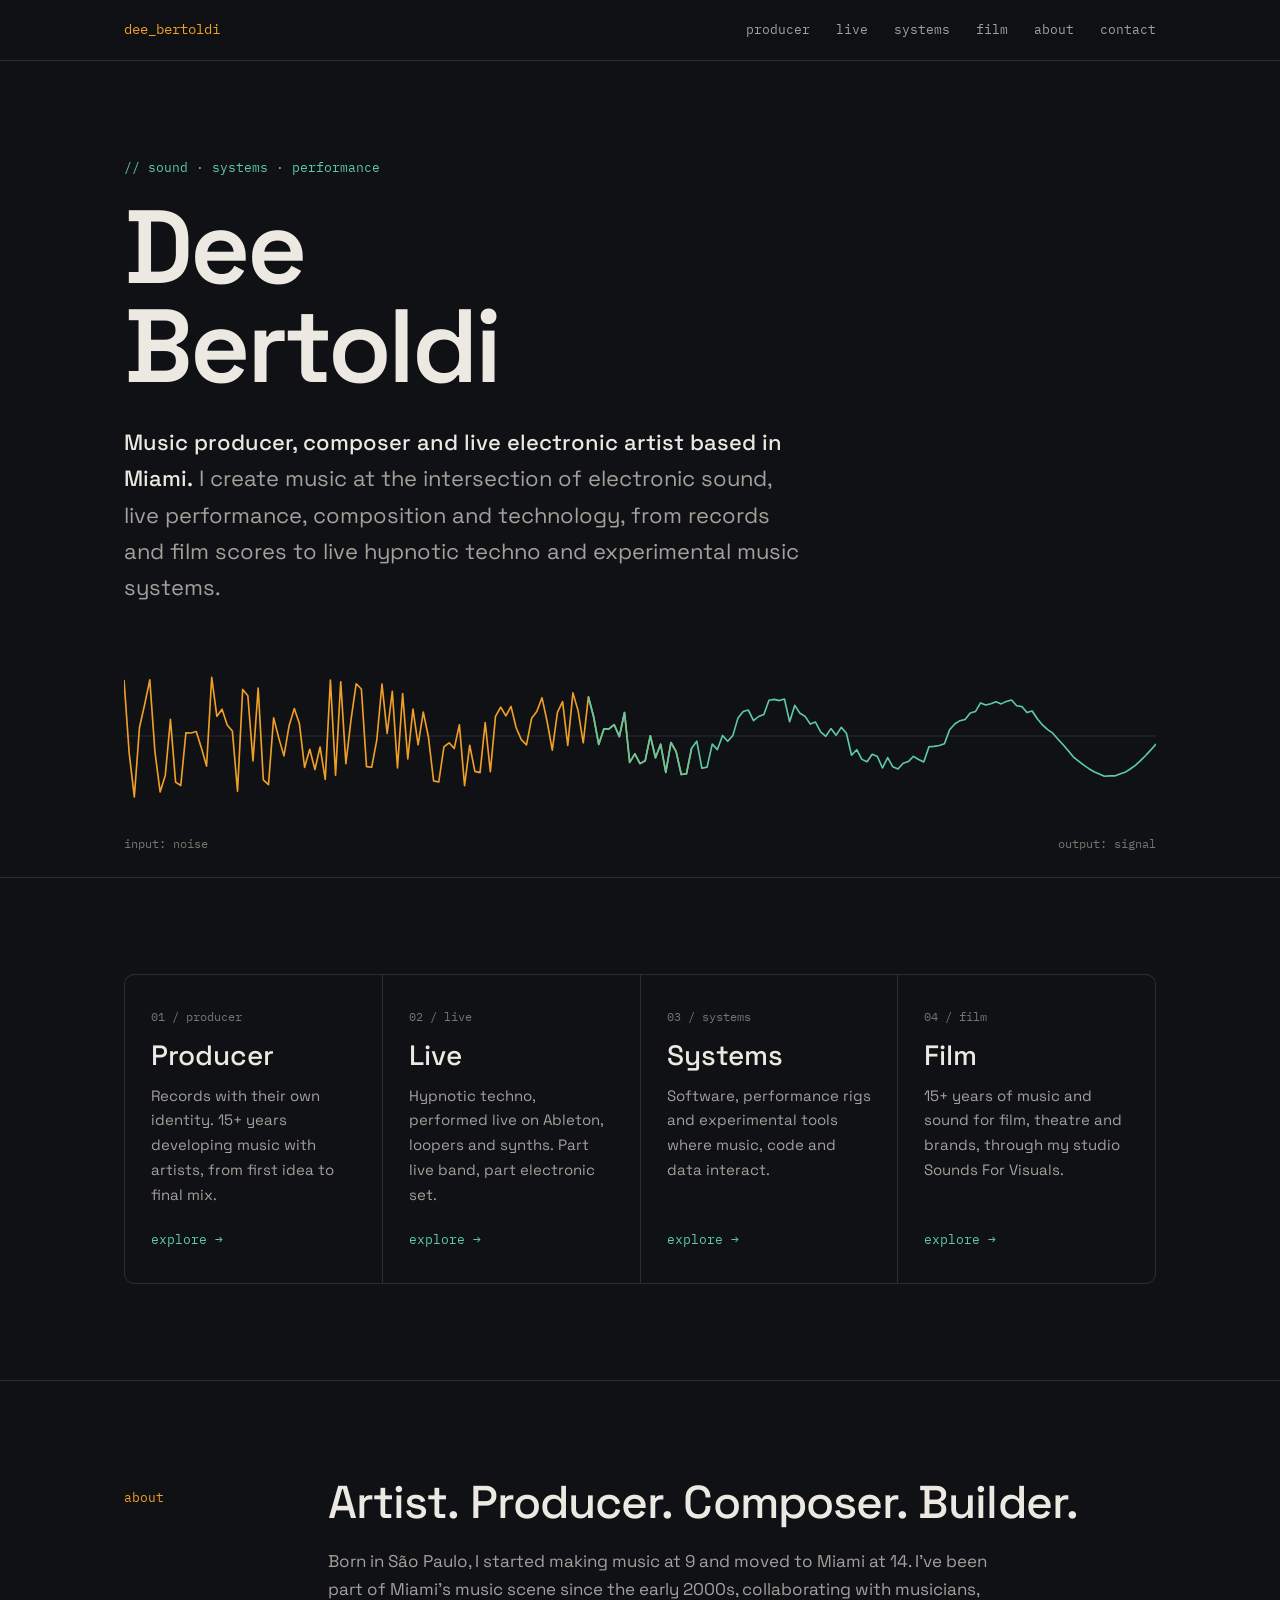
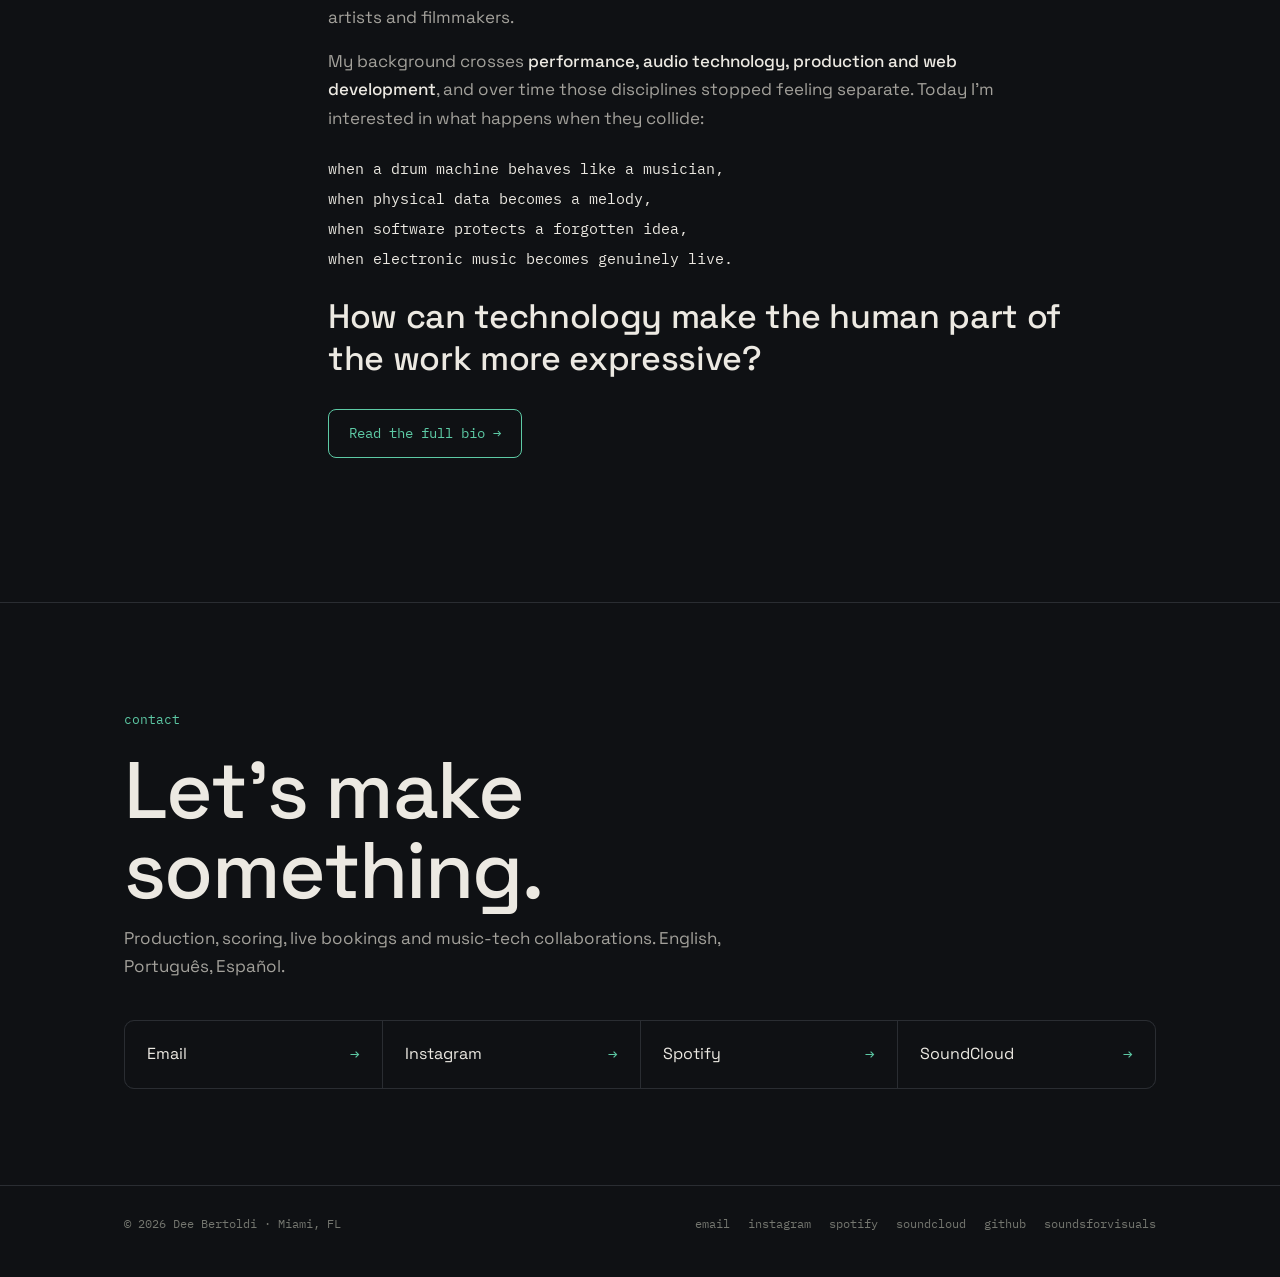
<file: index.html>
<!DOCTYPE html>
<html lang="en">
<head>
<meta charset="UTF-8">
<meta name="viewport" content="width=device-width, initial-scale=1.0">
<title>Dee Bertoldi | Music Producer, Composer & Live Electronic Artist — Miami</title>
<meta name="description" content="Miami-based music producer, composer and live electronic artist blending hypnotic techno, Brazilian rhythm, experimental and cinematic sound. 15+ years producing records and scoring film and commercials.">
<link rel="canonical" href="https://deebertoldi.netlify.app/">
<meta property="og:type" content="website">
<meta property="og:title" content="Dee Bertoldi | Music Producer, Composer & Live Electronic Artist — Miami">
<meta property="og:description" content="Miami-based music producer, composer and live electronic artist blending hypnotic techno, Brazilian rhythm, experimental and cinematic sound. 15+ years producing records and scoring film and commercials.">
<meta property="og:url" content="https://deebertoldi.netlify.app/">
<!-- TODO: add a 1200x630 share image as og-image.jpg, then uncomment:
<meta property="og:image" content="https://deebertoldi.netlify.app/og-image.jpg"> -->
<meta name="twitter:card" content="summary_large_image">
<link rel="preconnect" href="https://fonts.googleapis.com">
<link rel="preconnect" href="https://fonts.gstatic.com" crossorigin>
<link href="https://fonts.googleapis.com/css2?family=Space+Grotesk:wght@400;500;600&family=IBM+Plex+Mono:wght@400;500&display=swap" rel="stylesheet">
<link rel="stylesheet" href="styles.css">
<script type="application/ld+json">
{
  "@context": "https://schema.org",
  "@type": "Person",
  "name": "Dee Bertoldi",
  "alternateName": "Daniella Bertoldi",
  "url": "https://deebertoldi.netlify.app",
  "jobTitle": [
    "Music Producer",
    "Composer",
    "Live Electronic Artist"
  ],
  "description": "Miami-based music producer, composer and live electronic artist blending hypnotic techno, Brazilian rhythm, experimental and cinematic sound.",
  "birthPlace": {
    "@type": "Place",
    "name": "São Paulo, Brazil"
  },
  "homeLocation": {
    "@type": "Place",
    "name": "Miami, Florida"
  },
  "knowsLanguage": [
    "English",
    "Portuguese",
    "Spanish"
  ],
  "knowsAbout": [
    "Music production",
    "Film scoring",
    "Sound design",
    "Mixing",
    "Live electronic music",
    "Hypnotic techno",
    "Data sonification",
    "Ableton Live",
    "Web development"
  ],
  "founder": {
    "@type": "Organization",
    "name": "Sounds For Visuals",
    "url": "https://www.soundsforvisuals.com",
    "foundingDate": "2008"
  },
  "sameAs": [
    "https://www.soundsforvisuals.com",
    "https://github.com/DeeBertoldi"
  ]
}
</script>
</head>
<body>

<nav>
  <div class="wrap">
    <a href="index.html" class="logo">dee_bertoldi</a>
    <button class="menu-btn" aria-expanded="false" aria-controls="site-links">menu</button>
    <div class="links" id="site-links">
      <a href="producer.html">producer</a>
      <a href="live.html">live</a>
      <a href="systems.html">systems</a>
      <a href="film.html">film</a>
      <a href="about.html">about</a>
      <a href="index.html#contact">contact</a>
    </div>
  </div>
</nav>

<header class="hero wrap">
  <p class="tag">// sound · systems · performance</p>
  <h1>Dee<br>Bertoldi</h1>
  <p class="lede"><strong>Music producer, composer and live electronic artist based in Miami.</strong> I create music at the intersection of electronic sound, live performance, composition and technology, from records and film scores to live hypnotic techno and experimental music systems.</p>
  <svg id="wave" viewBox="0 0 1000 180" preserveAspectRatio="none" aria-hidden="true">
    <line x1="0" y1="90" x2="1000" y2="90" stroke="#2a2d32" stroke-width="1"/>
    <polyline id="noise" fill="none" stroke="#ef9f27" stroke-width="1.6" stroke-linejoin="round"/>
    <polyline id="signal" fill="none" stroke="#5dcaa5" stroke-width="1.6" stroke-linejoin="round"/>
  </svg>
  <div class="wave-legend"><span>input: noise</span><span>output: signal</span></div>
</header>

<section id="work">
  <div class="wrap">
    <div class="tiles">
      <a class="tile" href="producer.html">
        <span class="kicker amber">01 / producer</span>
        <h3>Producer</h3>
        <p>Records with their own identity. 15+ years developing music with artists, from first idea to final mix.</p>
        <span class="explore">explore →</span>
      </a>
      <a class="tile" href="live.html">
        <span class="kicker teal">02 / live</span>
        <h3>Live</h3>
        <p>Hypnotic techno, performed live on Ableton, loopers and synths. Part live band, part electronic set.</p>
        <span class="explore">explore →</span>
      </a>
      <a class="tile" href="systems.html">
        <span class="kicker amber">03 / systems</span>
        <h3>Systems</h3>
        <p>Software, performance rigs and experimental tools where music, code and data interact.</p>
        <span class="explore">explore →</span>
      </a>
      <a class="tile" href="film.html">
        <span class="kicker teal">04 / film</span>
        <h3>Film</h3>
        <p>15+ years of music and sound for film, theatre and brands, through my studio Sounds For Visuals.</p>
        <span class="explore">explore →</span>
      </a>
    </div>
  </div>
</section>

<section id="about">
  <div class="wrap">
    <div class="sec-head">
      <p class="sec-num amber">about</p>
      <div>
        <h2>Artist. Producer. Composer. Builder.</h2>
        <div class="prose" style="margin-top:20px">
          <p>Born in São Paulo, I started making music at 9 and moved to Miami at 14. I've been part of Miami's music scene since the early 2000s, collaborating with musicians, artists and filmmakers.</p>
          <p>My background crosses <strong>performance, audio technology, production and web development</strong>, and over time those disciplines stopped feeling separate. Today I'm interested in what happens when they collide:</p>
        </div>
        <p class="about-lines">when a drum machine behaves like a musician,<br>when physical data becomes a melody,<br>when software protects a forgotten idea,<br>when electronic music becomes genuinely live.</p>
        <p class="pullquote">How can technology make the human part of the work more expressive?</p>
        <a class="btn ghost" href="about.html">Read the full bio →</a>
      </div>
    </div>
  </div>
</section>

<section id="contact" class="contact">
  <div class="wrap">
    <p class="sec-num teal" style="margin-bottom:20px">contact</p>
    <h2 class="big">Let's make<br>something.</h2>
    <p class="sec-intro">Production, scoring, live bookings and music-tech collaborations. English, Português, Español.</p>
    <div class="contact-links">
      <!-- TODO: fill in real email and profile links -->
      <a href="mailto:hello@example.com"><span>Email</span><span class="arrow">→</span></a>
      <a href="https://instagram.com/" target="_blank" rel="noopener"><span>Instagram</span><span class="arrow">→</span></a>
      <a href="https://open.spotify.com/" target="_blank" rel="noopener"><span>Spotify</span><span class="arrow">→</span></a>
      <a href="https://soundcloud.com/" target="_blank" rel="noopener"><span>SoundCloud</span><span class="arrow">→</span></a>
    </div>
  </div>
</section>

<footer>
  <div class="wrap">
    <span>© 2026 Dee Bertoldi · Miami, FL</span>
    <div class="foot-links">
      <!-- TODO: fill in real email and profile links -->
      <a href="mailto:hello@example.com">email</a>
      <a href="https://instagram.com/" target="_blank" rel="noopener">instagram</a>
      <a href="https://open.spotify.com/" target="_blank" rel="noopener">spotify</a>
      <a href="https://soundcloud.com/" target="_blank" rel="noopener">soundcloud</a>
      <a href="https://github.com/DeeBertoldi" target="_blank" rel="noopener">github</a>
      <a href="https://www.soundsforvisuals.com" target="_blank" rel="noopener">soundsforvisuals</a>
    </div>
  </div>
</footer>

<script src="main.js"></script>
</body>
</html>
</file>
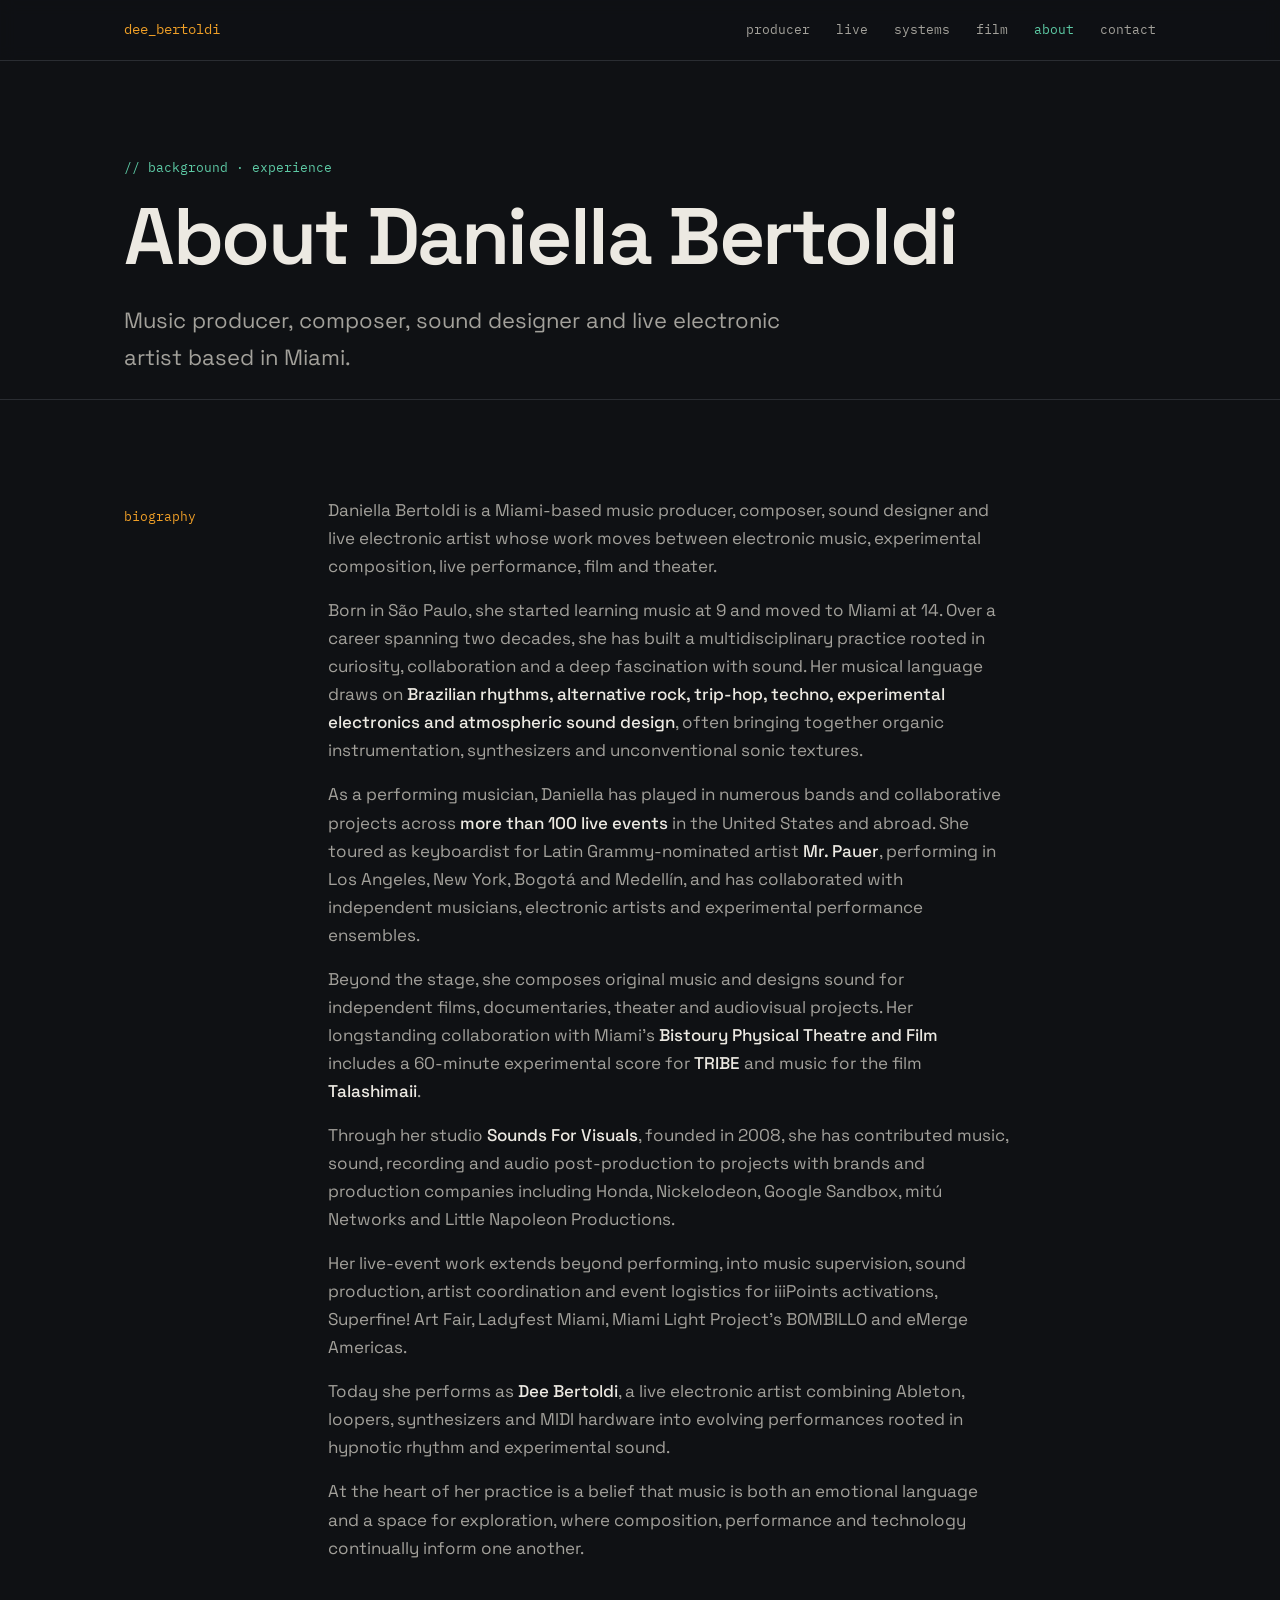
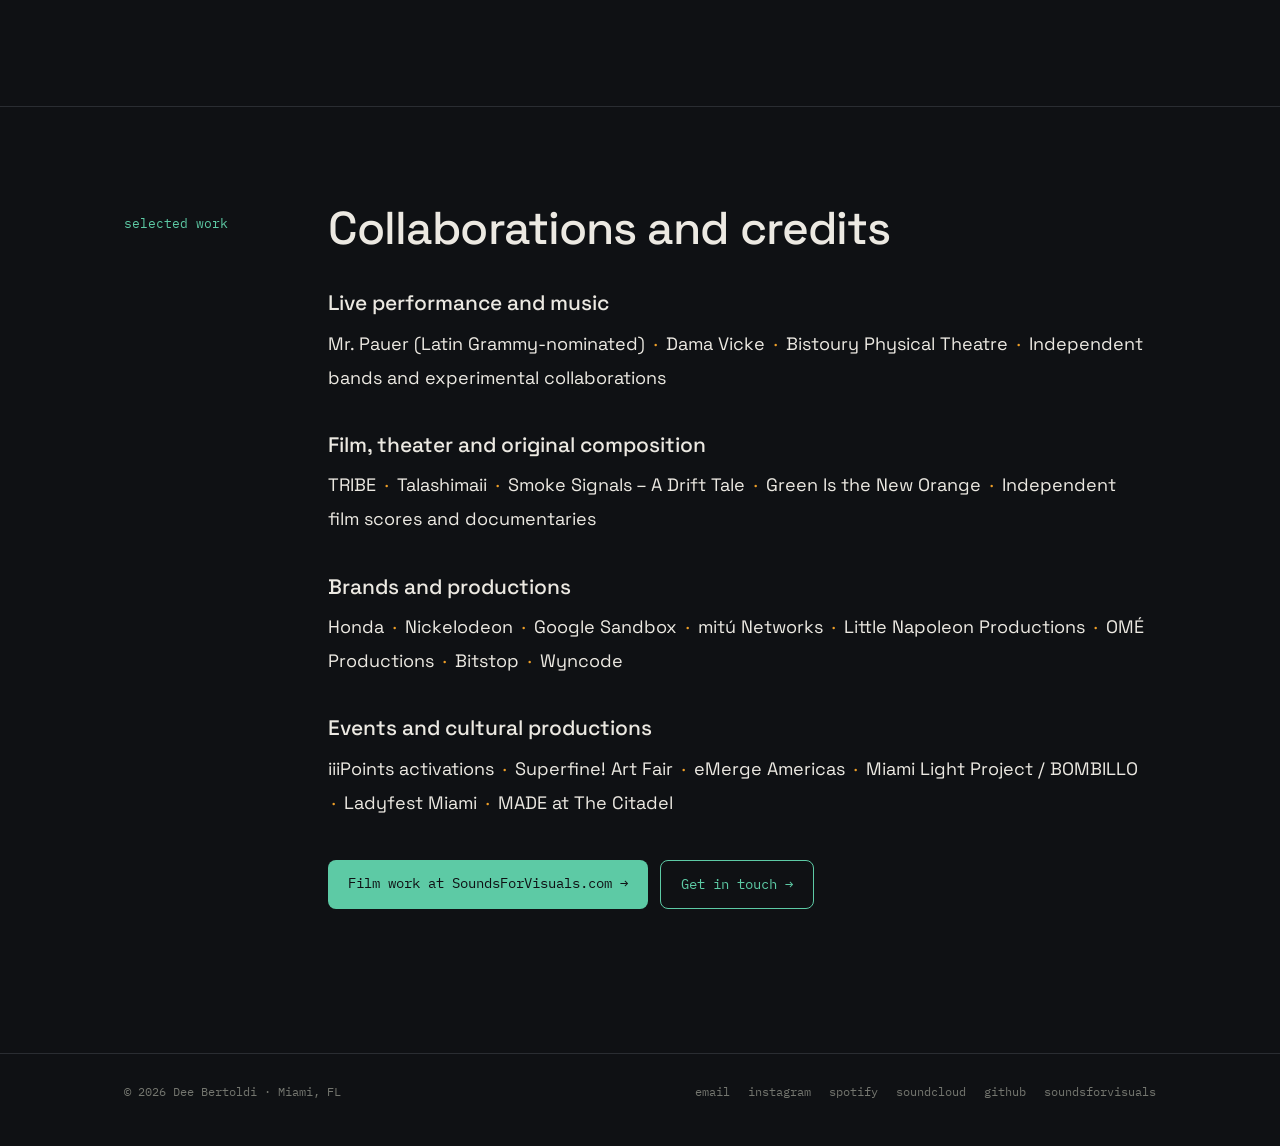
<file: about.html>
<!DOCTYPE html>
<html lang="en">
<head>
<meta charset="UTF-8">
<meta name="viewport" content="width=device-width, initial-scale=1.0">
<title>About Dee Bertoldi — Producer, Composer and Live Electronic Artist, Miami</title>
<meta name="description" content="Biography of Daniella "Dee" Bertoldi: Miami-based music producer, composer, sound designer and live electronic artist. Touring keyboardist, film and theatre composer, and founder of Sounds For Visuals.">
<link rel="canonical" href="https://deebertoldi.netlify.app/about.html">
<meta property="og:type" content="website">
<meta property="og:title" content="About Dee Bertoldi — Producer, Composer and Live Electronic Artist, Miami">
<meta property="og:description" content="Biography of Daniella "Dee" Bertoldi: Miami-based music producer, composer, sound designer and live electronic artist. Touring keyboardist, film and theatre composer, and founder of Sounds For Visuals.">
<meta property="og:url" content="https://deebertoldi.netlify.app/about.html">
<!-- TODO: add a 1200x630 share image as og-image.jpg, then uncomment:
<meta property="og:image" content="https://deebertoldi.netlify.app/og-image.jpg"> -->
<meta name="twitter:card" content="summary_large_image">
<link rel="preconnect" href="https://fonts.googleapis.com">
<link rel="preconnect" href="https://fonts.gstatic.com" crossorigin>
<link href="https://fonts.googleapis.com/css2?family=Space+Grotesk:wght@400;500;600&family=IBM+Plex+Mono:wght@400;500&display=swap" rel="stylesheet">
<link rel="stylesheet" href="styles.css">
</head>
<body>

<nav>
  <div class="wrap">
    <a href="index.html" class="logo">dee_bertoldi</a>
    <button class="menu-btn" aria-expanded="false" aria-controls="site-links">menu</button>
    <div class="links" id="site-links">
      <a href="producer.html">producer</a>
      <a href="live.html">live</a>
      <a href="systems.html">systems</a>
      <a href="film.html">film</a>
      <a href="about.html" aria-current="page">about</a>
      <a href="index.html#contact">contact</a>
    </div>
  </div>
</nav>

<header class="hero wrap">
  <p class="tag">// background · experience</p>
  <h1 class="page">About Daniella Bertoldi</h1>
  <p class="lede">Music producer, composer, sound designer and live electronic artist based in Miami.</p>
</header>

<section>
  <div class="wrap">
    <div class="sec-head">
      <p class="sec-num amber">biography</p>
      <div class="prose">
        <p>Daniella Bertoldi is a Miami-based music producer, composer, sound designer and live electronic artist whose work moves between electronic music, experimental composition, live performance, film and theater.</p>
        <p>Born in São Paulo, she started learning music at 9 and moved to Miami at 14. Over a career spanning two decades, she has built a multidisciplinary practice rooted in curiosity, collaboration and a deep fascination with sound. Her musical language draws on <strong>Brazilian rhythms, alternative rock, trip-hop, techno, experimental electronics and atmospheric sound design</strong>, often bringing together organic instrumentation, synthesizers and unconventional sonic textures.</p>
        <p>As a performing musician, Daniella has played in numerous bands and collaborative projects across <strong>more than 100 live events</strong> in the United States and abroad. She toured as keyboardist for Latin Grammy-nominated artist <strong>Mr. Pauer</strong>, performing in Los Angeles, New York, Bogotá and Medellín, and has collaborated with independent musicians, electronic artists and experimental performance ensembles.</p>
        <p>Beyond the stage, she composes original music and designs sound for independent films, documentaries, theater and audiovisual projects. Her longstanding collaboration with Miami's <strong>Bistoury Physical Theatre and Film</strong> includes a 60-minute experimental score for <strong>TRIBE</strong> and music for the film <strong>Talashimaii</strong>.</p>
        <p>Through her studio <strong>Sounds For Visuals</strong>, founded in 2008, she has contributed music, sound, recording and audio post-production to projects with brands and production companies including Honda, Nickelodeon, Google Sandbox, mitú Networks and Little Napoleon Productions.</p>
        <p>Her live-event work extends beyond performing, into music supervision, sound production, artist coordination and event logistics for iiiPoints activations, Superfine! Art Fair, Ladyfest Miami, Miami Light Project's BOMBILLO and eMerge Americas.</p>
        <p>Today she performs as <strong>Dee Bertoldi</strong>, a live electronic artist combining Ableton, loopers, synthesizers and MIDI hardware into evolving performances rooted in hypnotic rhythm and experimental sound.</p>
        <p>At the heart of her practice is a belief that music is both an emotional language and a space for exploration, where composition, performance and technology continually inform one another.</p>
      </div>
    </div>
  </div>
</section>

<section>
  <div class="wrap">
    <div class="sec-head">
      <p class="sec-num teal">selected work</p>
      <div>
        <h2>Collaborations and credits</h2>
        <h3 style="margin-top:36px">Live performance and music</h3>
        <p class="clients" style="margin-top:10px">Mr. Pauer (Latin Grammy-nominated) <span class="sep">·</span> Dama Vicke <span class="sep">·</span> Bistoury Physical Theatre <span class="sep">·</span> Independent bands and experimental collaborations</p>
        <h3 style="margin-top:36px">Film, theater and original composition</h3>
        <p class="clients" style="margin-top:10px">TRIBE <span class="sep">·</span> Talashimaii <span class="sep">·</span> Smoke Signals – A Drift Tale <span class="sep">·</span> Green Is the New Orange <span class="sep">·</span> Independent film scores and documentaries</p>
        <h3 style="margin-top:36px">Brands and productions</h3>
        <p class="clients" style="margin-top:10px">Honda <span class="sep">·</span> Nickelodeon <span class="sep">·</span> Google Sandbox <span class="sep">·</span> mitú Networks <span class="sep">·</span> Little Napoleon Productions <span class="sep">·</span> OMÉ Productions <span class="sep">·</span> Bitstop <span class="sep">·</span> Wyncode</p>
        <h3 style="margin-top:36px">Events and cultural productions</h3>
        <p class="clients" style="margin-top:10px">iiiPoints activations <span class="sep">·</span> Superfine! Art Fair <span class="sep">·</span> eMerge Americas <span class="sep">·</span> Miami Light Project / BOMBILLO <span class="sep">·</span> Ladyfest Miami <span class="sep">·</span> MADE at The Citadel</p>
        <div style="display:flex; flex-wrap:wrap; gap:12px; margin-top:12px">
          <a class="btn" href="https://www.soundsforvisuals.com" target="_blank" rel="noopener">Film work at SoundsForVisuals.com →</a>
          <a class="btn ghost" href="index.html#contact">Get in touch →</a>
        </div>
      </div>
    </div>
  </div>
</section>

<footer>
  <div class="wrap">
    <span>© 2026 Dee Bertoldi · Miami, FL</span>
    <div class="foot-links">
      <!-- TODO: fill in real email and profile links -->
      <a href="mailto:hello@example.com">email</a>
      <a href="https://instagram.com/" target="_blank" rel="noopener">instagram</a>
      <a href="https://open.spotify.com/" target="_blank" rel="noopener">spotify</a>
      <a href="https://soundcloud.com/" target="_blank" rel="noopener">soundcloud</a>
      <a href="https://github.com/DeeBertoldi" target="_blank" rel="noopener">github</a>
      <a href="https://www.soundsforvisuals.com" target="_blank" rel="noopener">soundsforvisuals</a>
    </div>
  </div>
</footer>

<script src="main.js"></script>
</body>
</html>
</file>
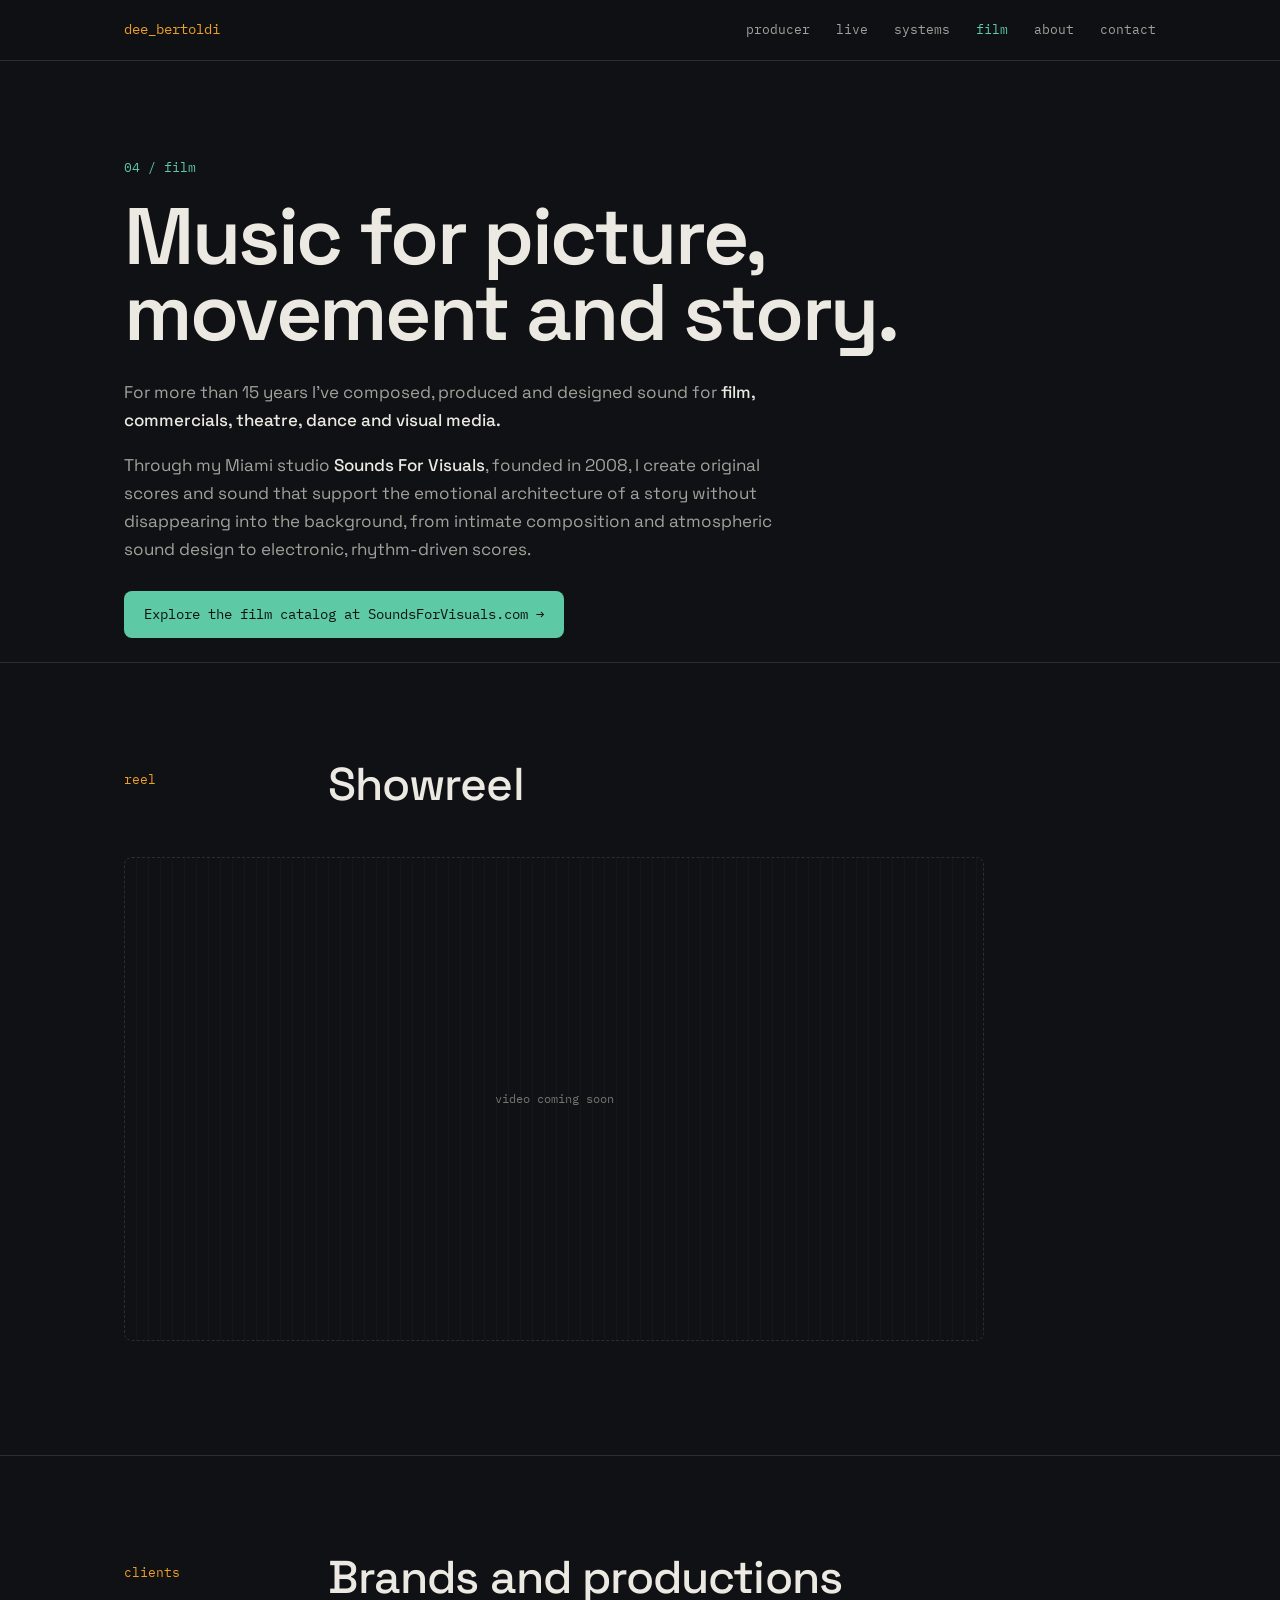
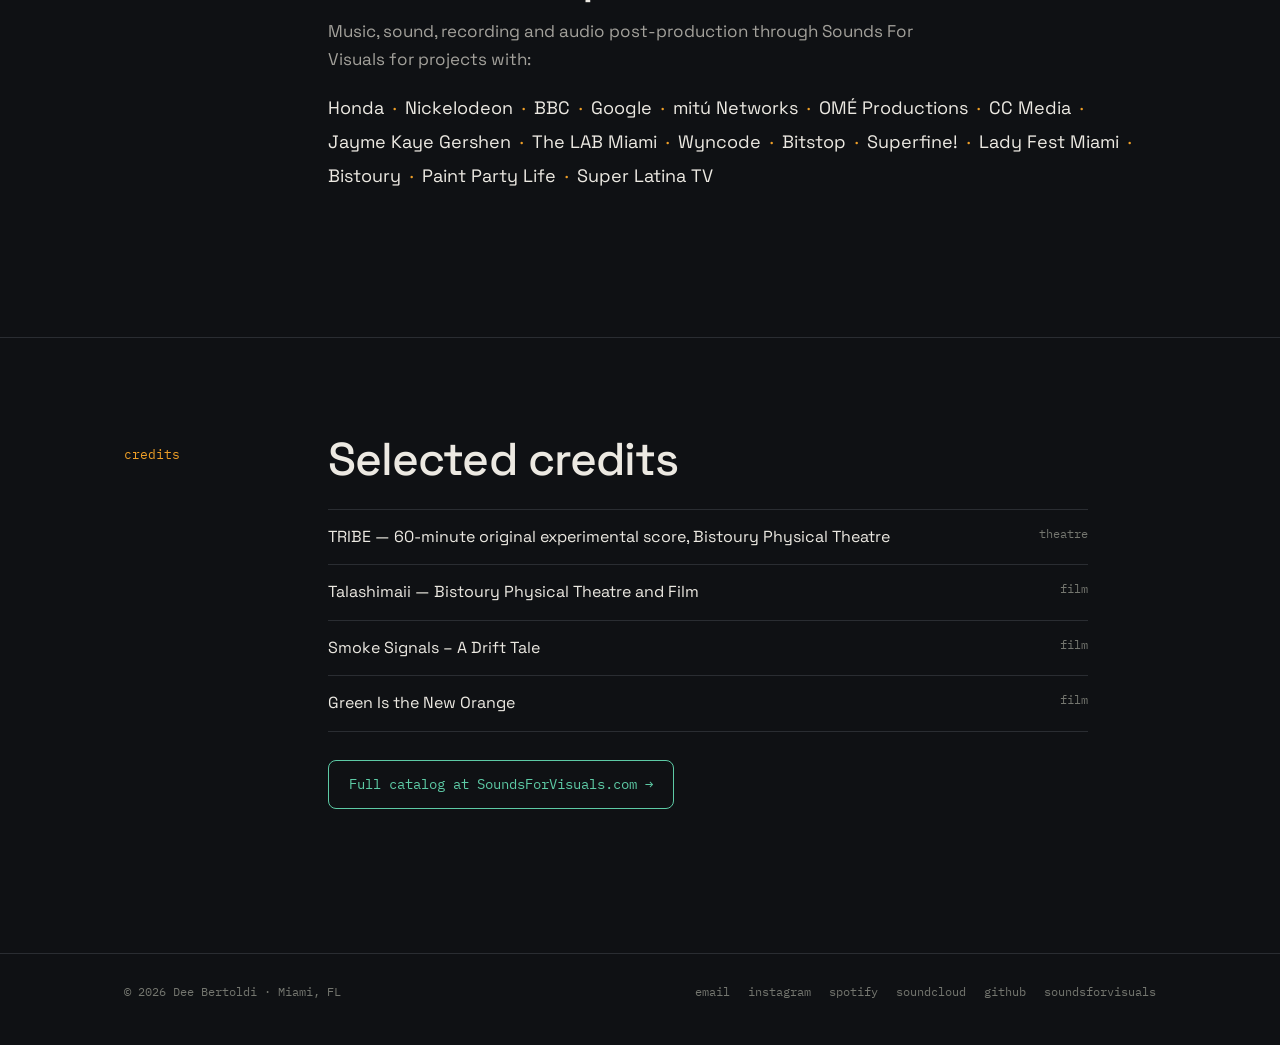
<file: film.html>
<!DOCTYPE html>
<html lang="en">
<head>
<meta charset="UTF-8">
<meta name="viewport" content="width=device-width, initial-scale=1.0">
<title>Film & Commercial Composer in Miami — Dee Bertoldi</title>
<meta name="description" content="Dee Bertoldi composes and designs sound for film, theatre, dance and brands. 15+ years of music and audio work, including projects with Honda, Nickelodeon and Google, through her Miami studio, Sounds For Visuals.">
<link rel="canonical" href="https://deebertoldi.netlify.app/film.html">
<meta property="og:type" content="website">
<meta property="og:title" content="Film & Commercial Composer in Miami — Dee Bertoldi">
<meta property="og:description" content="Dee Bertoldi composes and designs sound for film, theatre, dance and brands. 15+ years of music and audio work, including projects with Honda, Nickelodeon and Google, through her Miami studio, Sounds For Visuals.">
<meta property="og:url" content="https://deebertoldi.netlify.app/film.html">
<!-- TODO: add a 1200x630 share image as og-image.jpg, then uncomment:
<meta property="og:image" content="https://deebertoldi.netlify.app/og-image.jpg"> -->
<meta name="twitter:card" content="summary_large_image">
<link rel="preconnect" href="https://fonts.googleapis.com">
<link rel="preconnect" href="https://fonts.gstatic.com" crossorigin>
<link href="https://fonts.googleapis.com/css2?family=Space+Grotesk:wght@400;500;600&family=IBM+Plex+Mono:wght@400;500&display=swap" rel="stylesheet">
<link rel="stylesheet" href="styles.css">
</head>
<body>

<nav>
  <div class="wrap">
    <a href="index.html" class="logo">dee_bertoldi</a>
    <button class="menu-btn" aria-expanded="false" aria-controls="site-links">menu</button>
    <div class="links" id="site-links">
      <a href="producer.html">producer</a>
      <a href="live.html">live</a>
      <a href="systems.html">systems</a>
      <a href="film.html" aria-current="page">film</a>
      <a href="about.html">about</a>
      <a href="index.html#contact">contact</a>
    </div>
  </div>
</nav>

<header class="hero wrap">
  <p class="tag">04 / film</p>
  <h1 class="page">Music for picture, movement and story.</h1>
  <div class="prose" style="margin-top:28px">
    <p>For more than 15 years I've composed, produced and designed sound for <strong>film, commercials, theatre, dance and visual media.</strong></p>
    <p>Through my Miami studio <strong>Sounds For Visuals</strong>, founded in 2008, I create original scores and sound that support the emotional architecture of a story without disappearing into the background, from intimate composition and atmospheric sound design to electronic, rhythm-driven scores.</p>
  </div>
  <a class="btn" href="https://www.soundsforvisuals.com" target="_blank" rel="noopener">Explore the film catalog at SoundsForVisuals.com →</a>
</header>

<section>
  <div class="wrap">
    <div class="sec-head">
      <p class="sec-num amber">reel</p>
      <div><h2>Showreel</h2></div>
    </div>
    <!-- TODO: data-yt = YouTube video ID, data-start = preview start in seconds -->
    <div class="video" data-yt="" data-start="0" data-title="Dee Bertoldi film and commercial reel" style="max-width:860px"></div>
  </div>
</section>

<section>
  <div class="wrap">
    <div class="sec-head">
      <p class="sec-num amber">clients</p>
      <div>
        <h2>Brands and productions</h2>
        <p class="sec-intro" style="margin-top:14px">Music, sound, recording and audio post-production through Sounds For Visuals for projects with:</p>
        <p class="clients" style="margin-top:18px">Honda <span class="sep">·</span> Nickelodeon <span class="sep">·</span> BBC <span class="sep">·</span> Google <span class="sep">·</span> mitú Networks <span class="sep">·</span> OMÉ Productions <span class="sep">·</span> CC Media <span class="sep">·</span> Jayme Kaye Gershen <span class="sep">·</span> The LAB Miami <span class="sep">·</span> Wyncode <span class="sep">·</span> Bitstop <span class="sep">·</span> Superfine! <span class="sep">·</span> Lady Fest Miami <span class="sep">·</span> Bistoury <span class="sep">·</span> Paint Party Life <span class="sep">·</span> Super Latina TV</p>
      </div>
    </div>
  </div>
</section>

<section>
  <div class="wrap">
    <div class="sec-head">
      <p class="sec-num amber">credits</p>
      <div>
        <h2>Selected credits</h2>
        <ul class="credits" style="margin-top:24px">
          <li><span>TRIBE — 60-minute original experimental score, Bistoury Physical Theatre</span><span>theatre</span></li>
          <li><span>Talashimaii — Bistoury Physical Theatre and Film</span><span>film</span></li>
          <li><span>Smoke Signals – A Drift Tale</span><span>film</span></li>
          <li><span>Green Is the New Orange</span><span>film</span></li>
        </ul>
        <a class="btn ghost" href="https://www.soundsforvisuals.com" target="_blank" rel="noopener">Full catalog at SoundsForVisuals.com →</a>
      </div>
    </div>
  </div>
</section>

<footer>
  <div class="wrap">
    <span>© 2026 Dee Bertoldi · Miami, FL</span>
    <div class="foot-links">
      <!-- TODO: fill in real email and profile links -->
      <a href="mailto:hello@example.com">email</a>
      <a href="https://instagram.com/" target="_blank" rel="noopener">instagram</a>
      <a href="https://open.spotify.com/" target="_blank" rel="noopener">spotify</a>
      <a href="https://soundcloud.com/" target="_blank" rel="noopener">soundcloud</a>
      <a href="https://github.com/DeeBertoldi" target="_blank" rel="noopener">github</a>
      <a href="https://www.soundsforvisuals.com" target="_blank" rel="noopener">soundsforvisuals</a>
    </div>
  </div>
</footer>

<script src="main.js"></script>
</body>
</html>
</file>
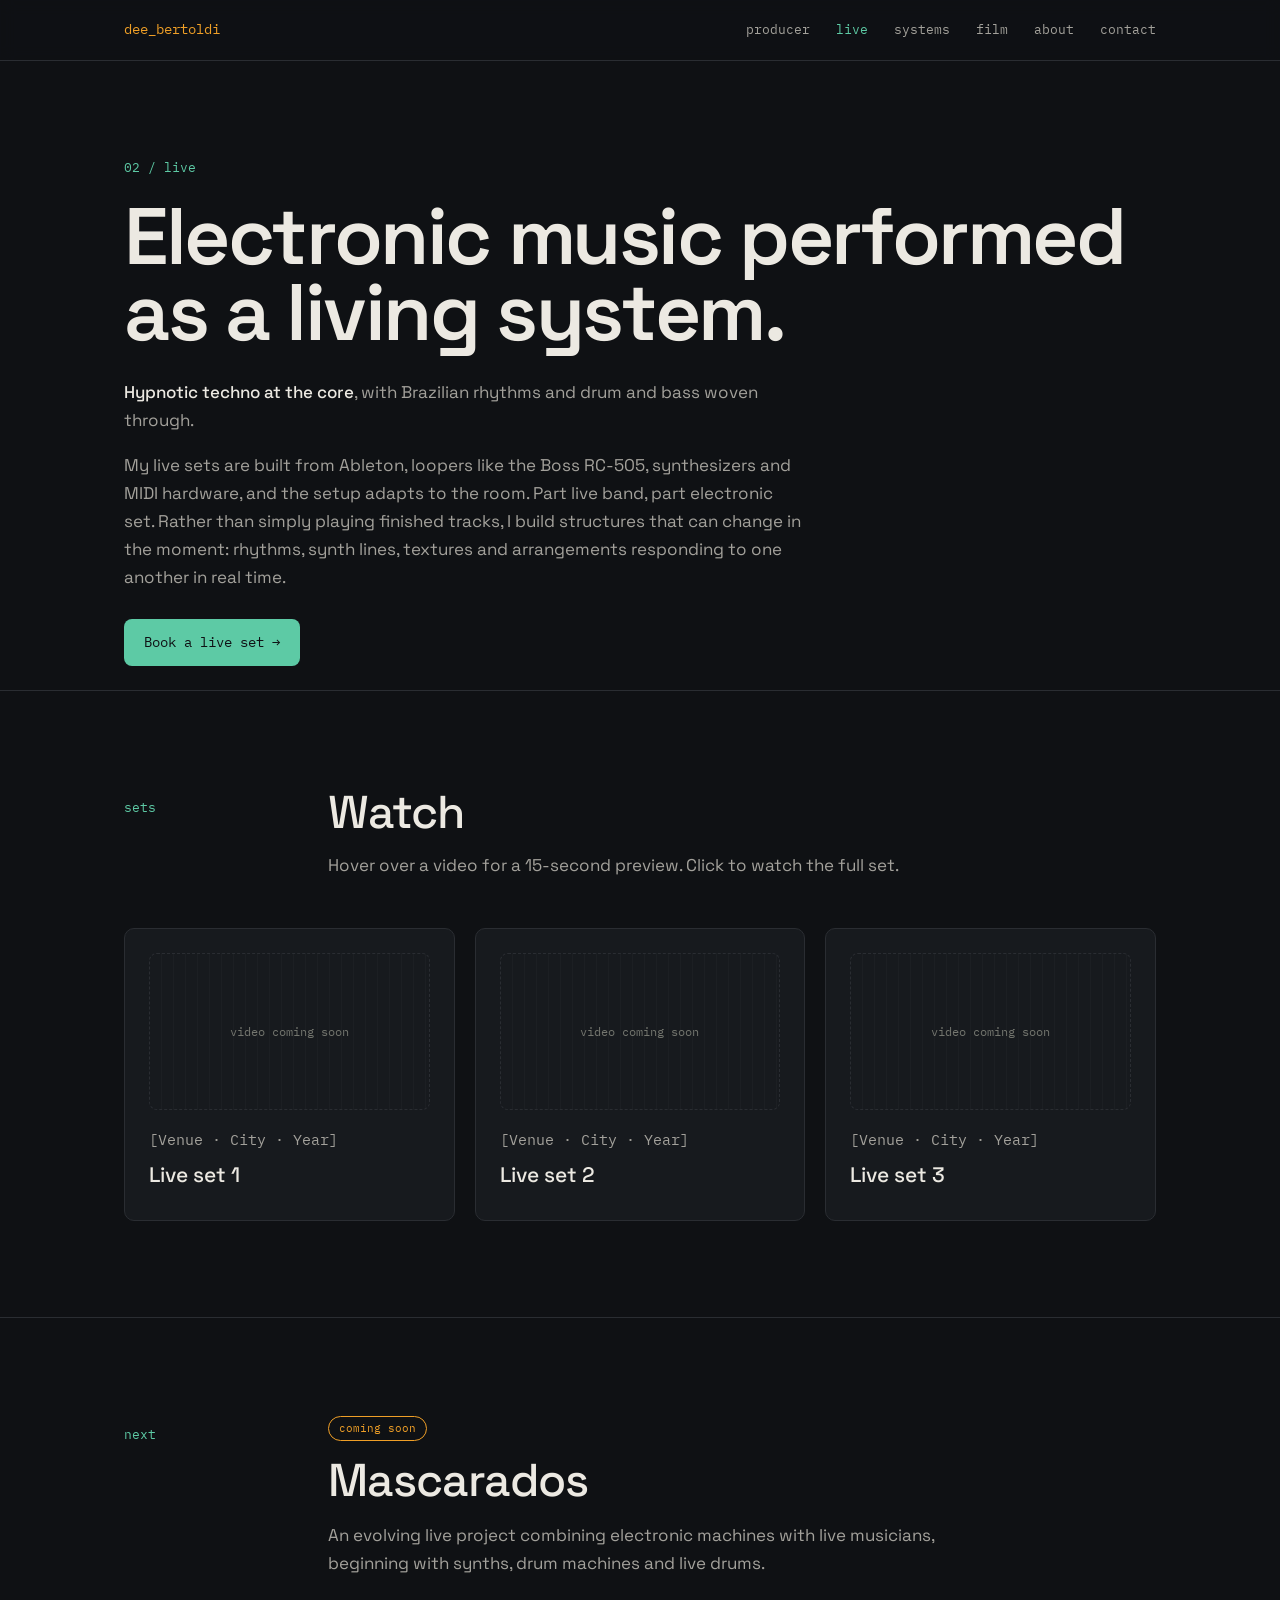
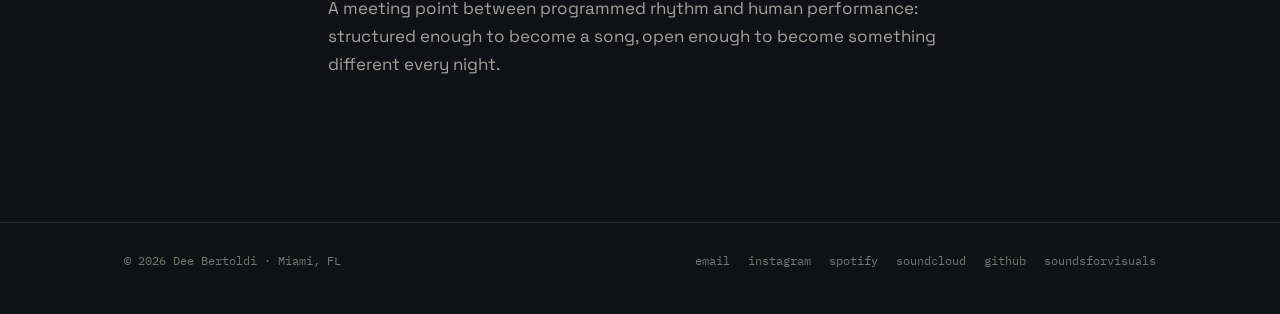
<file: live.html>
<!DOCTYPE html>
<html lang="en">
<head>
<meta charset="UTF-8">
<meta name="viewport" content="width=device-width, initial-scale=1.0">
<title>Live Electronic Music & Hypnotic Techno — Dee Bertoldi, Miami</title>
<meta name="description" content="Live hypnotic techno from Miami artist Dee Bertoldi, performed on Ableton, loopers, synthesizers and MIDI hardware, with Brazilian rhythms and drum and bass. Available for bookings.">
<link rel="canonical" href="https://deebertoldi.netlify.app/live.html">
<meta property="og:type" content="website">
<meta property="og:title" content="Live Electronic Music & Hypnotic Techno — Dee Bertoldi, Miami">
<meta property="og:description" content="Live hypnotic techno from Miami artist Dee Bertoldi, performed on Ableton, loopers, synthesizers and MIDI hardware, with Brazilian rhythms and drum and bass. Available for bookings.">
<meta property="og:url" content="https://deebertoldi.netlify.app/live.html">
<!-- TODO: add a 1200x630 share image as og-image.jpg, then uncomment:
<meta property="og:image" content="https://deebertoldi.netlify.app/og-image.jpg"> -->
<meta name="twitter:card" content="summary_large_image">
<link rel="preconnect" href="https://fonts.googleapis.com">
<link rel="preconnect" href="https://fonts.gstatic.com" crossorigin>
<link href="https://fonts.googleapis.com/css2?family=Space+Grotesk:wght@400;500;600&family=IBM+Plex+Mono:wght@400;500&display=swap" rel="stylesheet">
<link rel="stylesheet" href="styles.css">
</head>
<body>

<nav>
  <div class="wrap">
    <a href="index.html" class="logo">dee_bertoldi</a>
    <button class="menu-btn" aria-expanded="false" aria-controls="site-links">menu</button>
    <div class="links" id="site-links">
      <a href="producer.html">producer</a>
      <a href="live.html" aria-current="page">live</a>
      <a href="systems.html">systems</a>
      <a href="film.html">film</a>
      <a href="about.html">about</a>
      <a href="index.html#contact">contact</a>
    </div>
  </div>
</nav>

<header class="hero wrap">
  <p class="tag">02 / live</p>
  <h1 class="page">Electronic music performed as a living system.</h1>
  <div class="prose" style="margin-top:28px">
    <p><strong>Hypnotic techno at the core</strong>, with Brazilian rhythms and drum and bass woven through.</p>
    <p>My live sets are built from Ableton, loopers like the Boss RC-505, synthesizers and MIDI hardware, and the setup adapts to the room. Part live band, part electronic set. Rather than simply playing finished tracks, I build structures that can change in the moment: rhythms, synth lines, textures and arrangements responding to one another in real time.</p>
  </div>
  <a class="btn" href="index.html#contact">Book a live set →</a>
</header>

<section>
  <div class="wrap">
    <div class="sec-head">
      <p class="sec-num teal">sets</p>
      <div>
        <h2>Watch</h2>
        <p class="sec-intro">Hover over a video for a 15-second preview. Click to watch the full set.</p>
      </div>
    </div>
    <div class="grid">
      <div class="card">
        <!-- TODO: data-yt = YouTube video ID, data-start = preview start in seconds (12:40 = 760) -->
        <div class="video" data-yt="" data-start="0" data-title="Live set 1"></div>
        <p class="kicker">[Venue · City · Year]</p>
        <h3>Live set 1</h3>
      </div>
      <div class="card">
        <!-- TODO: data-yt = YouTube video ID, data-start = preview start in seconds (12:40 = 760) -->
        <div class="video" data-yt="" data-start="0" data-title="Live set 2"></div>
        <p class="kicker">[Venue · City · Year]</p>
        <h3>Live set 2</h3>
      </div>
      <div class="card">
        <!-- TODO: data-yt = YouTube video ID, data-start = preview start in seconds (12:40 = 760) -->
        <div class="video" data-yt="" data-start="0" data-title="Live set 3"></div>
        <p class="kicker">[Venue · City · Year]</p>
        <h3>Live set 3</h3>
      </div>
    </div>
  </div>
</section>

<section>
  <div class="wrap">
    <div class="sec-head">
      <p class="sec-num teal">next</p>
      <div>
        <p class="pill amber">coming soon</p>
        <h2 style="margin-top:14px">Mascarados</h2>
        <div class="prose" style="margin-top:16px">
          <p>An evolving live project combining electronic machines with live musicians, beginning with synths, drum machines and live drums.</p>
          <p>A meeting point between programmed rhythm and human performance: structured enough to become a song, open enough to become something different every night.</p>
        </div>
      </div>
    </div>
  </div>
</section>

<footer>
  <div class="wrap">
    <span>© 2026 Dee Bertoldi · Miami, FL</span>
    <div class="foot-links">
      <!-- TODO: fill in real email and profile links -->
      <a href="mailto:hello@example.com">email</a>
      <a href="https://instagram.com/" target="_blank" rel="noopener">instagram</a>
      <a href="https://open.spotify.com/" target="_blank" rel="noopener">spotify</a>
      <a href="https://soundcloud.com/" target="_blank" rel="noopener">soundcloud</a>
      <a href="https://github.com/DeeBertoldi" target="_blank" rel="noopener">github</a>
      <a href="https://www.soundsforvisuals.com" target="_blank" rel="noopener">soundsforvisuals</a>
    </div>
  </div>
</footer>

<script src="main.js"></script>
</body>
</html>
</file>
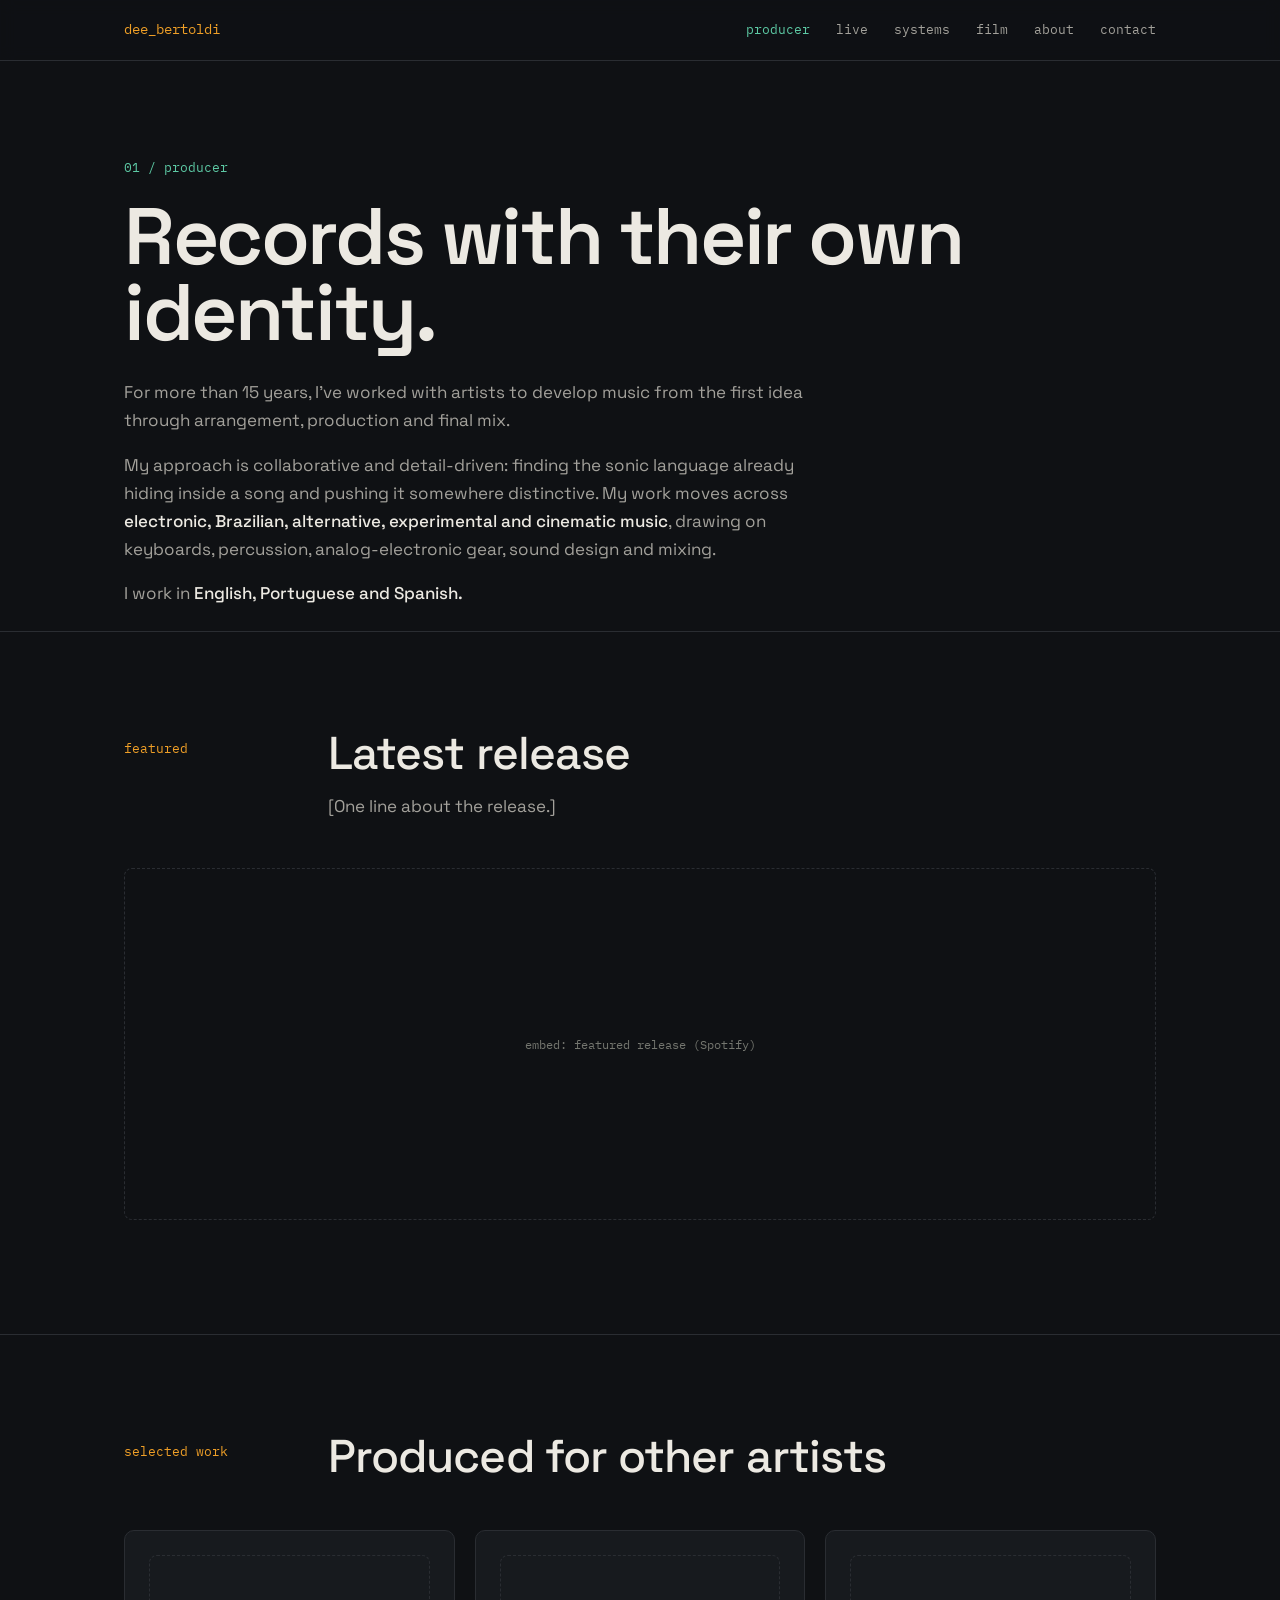
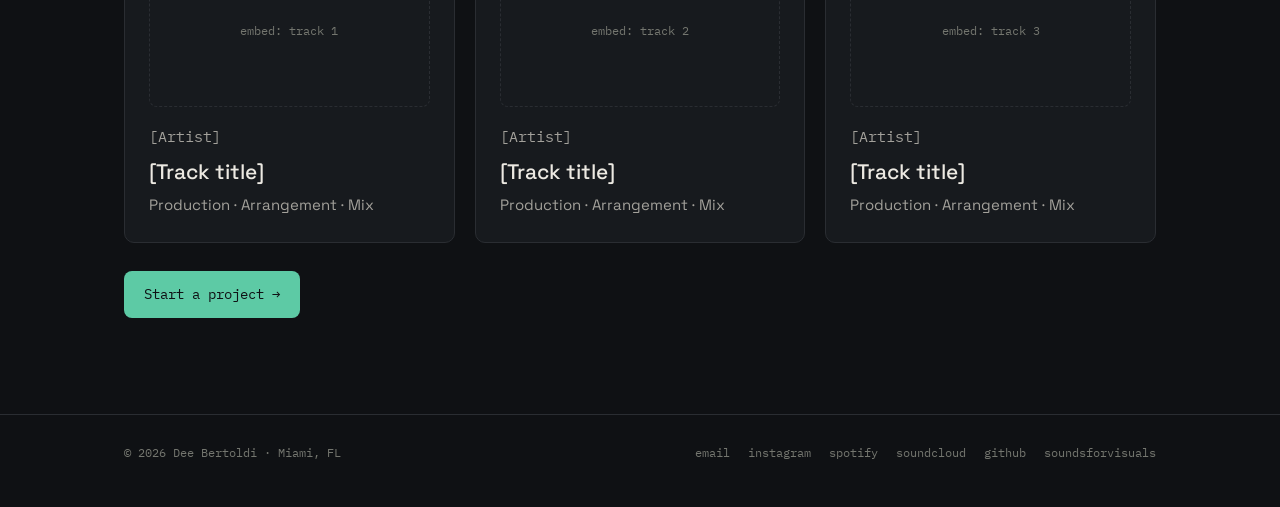
<file: producer.html>
<!DOCTYPE html>
<html lang="en">
<head>
<meta charset="UTF-8">
<meta name="viewport" content="width=device-width, initial-scale=1.0">
<title>Music Producer in Miami — Dee Bertoldi</title>
<meta name="description" content="Dee Bertoldi is a Miami music producer with 15+ years developing records with artists: production, arrangement and mixing across electronic, Brazilian, alternative and experimental music.">
<link rel="canonical" href="https://deebertoldi.netlify.app/producer.html">
<meta property="og:type" content="website">
<meta property="og:title" content="Music Producer in Miami — Dee Bertoldi">
<meta property="og:description" content="Dee Bertoldi is a Miami music producer with 15+ years developing records with artists: production, arrangement and mixing across electronic, Brazilian, alternative and experimental music.">
<meta property="og:url" content="https://deebertoldi.netlify.app/producer.html">
<!-- TODO: add a 1200x630 share image as og-image.jpg, then uncomment:
<meta property="og:image" content="https://deebertoldi.netlify.app/og-image.jpg"> -->
<meta name="twitter:card" content="summary_large_image">
<link rel="preconnect" href="https://fonts.googleapis.com">
<link rel="preconnect" href="https://fonts.gstatic.com" crossorigin>
<link href="https://fonts.googleapis.com/css2?family=Space+Grotesk:wght@400;500;600&family=IBM+Plex+Mono:wght@400;500&display=swap" rel="stylesheet">
<link rel="stylesheet" href="styles.css">
</head>
<body>

<nav>
  <div class="wrap">
    <a href="index.html" class="logo">dee_bertoldi</a>
    <button class="menu-btn" aria-expanded="false" aria-controls="site-links">menu</button>
    <div class="links" id="site-links">
      <a href="producer.html" aria-current="page">producer</a>
      <a href="live.html">live</a>
      <a href="systems.html">systems</a>
      <a href="film.html">film</a>
      <a href="about.html">about</a>
      <a href="index.html#contact">contact</a>
    </div>
  </div>
</nav>

<header class="hero wrap">
  <p class="tag">01 / producer</p>
  <h1 class="page">Records with their own identity.</h1>
  <div class="prose" style="margin-top:28px">
    <p>For more than 15 years, I've worked with artists to develop music from the first idea through arrangement, production and final mix.</p>
    <p>My approach is collaborative and detail-driven: finding the sonic language already hiding inside a song and pushing it somewhere distinctive. My work moves across <strong>electronic, Brazilian, alternative, experimental and cinematic music</strong>, drawing on keyboards, percussion, analog-electronic gear, sound design and mixing.</p>
    <p>I work in <strong>English, Portuguese and Spanish.</strong></p>
  </div>
</header>

<section>
  <div class="wrap">
    <div class="sec-head">
      <p class="sec-num amber">featured</p>
      <div>
        <h2>Latest release</h2>
        <p class="sec-intro">[One line about the release.]</p>
      </div>
    </div>
    <!-- TODO: paste the Spotify album/track embed iframe here (Spotify > Share > Embed) -->
    <div class="embed empty" style="height:352px">embed: featured release (Spotify)</div>
  </div>
</section>

<section>
  <div class="wrap">
    <div class="sec-head">
      <p class="sec-num amber">selected work</p>
      <div>
        <h2>Produced for other artists</h2>
      </div>
    </div>
    <div class="grid">
      <div class="card">
        <!-- TODO: paste the Spotify / SoundCloud / Bandcamp embed iframe here, replacing the empty box -->
        <div class="embed empty">embed: track 1</div>
        <p class="kicker">[Artist]</p>
        <h3>[Track title]</h3>
        <p>Production · Arrangement · Mix</p>
      </div>
      <div class="card">
        <!-- TODO: paste the Spotify / SoundCloud / Bandcamp embed iframe here, replacing the empty box -->
        <div class="embed empty">embed: track 2</div>
        <p class="kicker">[Artist]</p>
        <h3>[Track title]</h3>
        <p>Production · Arrangement · Mix</p>
      </div>
      <div class="card">
        <!-- TODO: paste the Spotify / SoundCloud / Bandcamp embed iframe here, replacing the empty box -->
        <div class="embed empty">embed: track 3</div>
        <p class="kicker">[Artist]</p>
        <h3>[Track title]</h3>
        <p>Production · Arrangement · Mix</p>
      </div>
    </div>
    <a class="btn" href="index.html#contact">Start a project →</a>
  </div>
</section>

<footer>
  <div class="wrap">
    <span>© 2026 Dee Bertoldi · Miami, FL</span>
    <div class="foot-links">
      <!-- TODO: fill in real email and profile links -->
      <a href="mailto:hello@example.com">email</a>
      <a href="https://instagram.com/" target="_blank" rel="noopener">instagram</a>
      <a href="https://open.spotify.com/" target="_blank" rel="noopener">spotify</a>
      <a href="https://soundcloud.com/" target="_blank" rel="noopener">soundcloud</a>
      <a href="https://github.com/DeeBertoldi" target="_blank" rel="noopener">github</a>
      <a href="https://www.soundsforvisuals.com" target="_blank" rel="noopener">soundsforvisuals</a>
    </div>
  </div>
</footer>

<script src="main.js"></script>
</body>
</html>
</file>
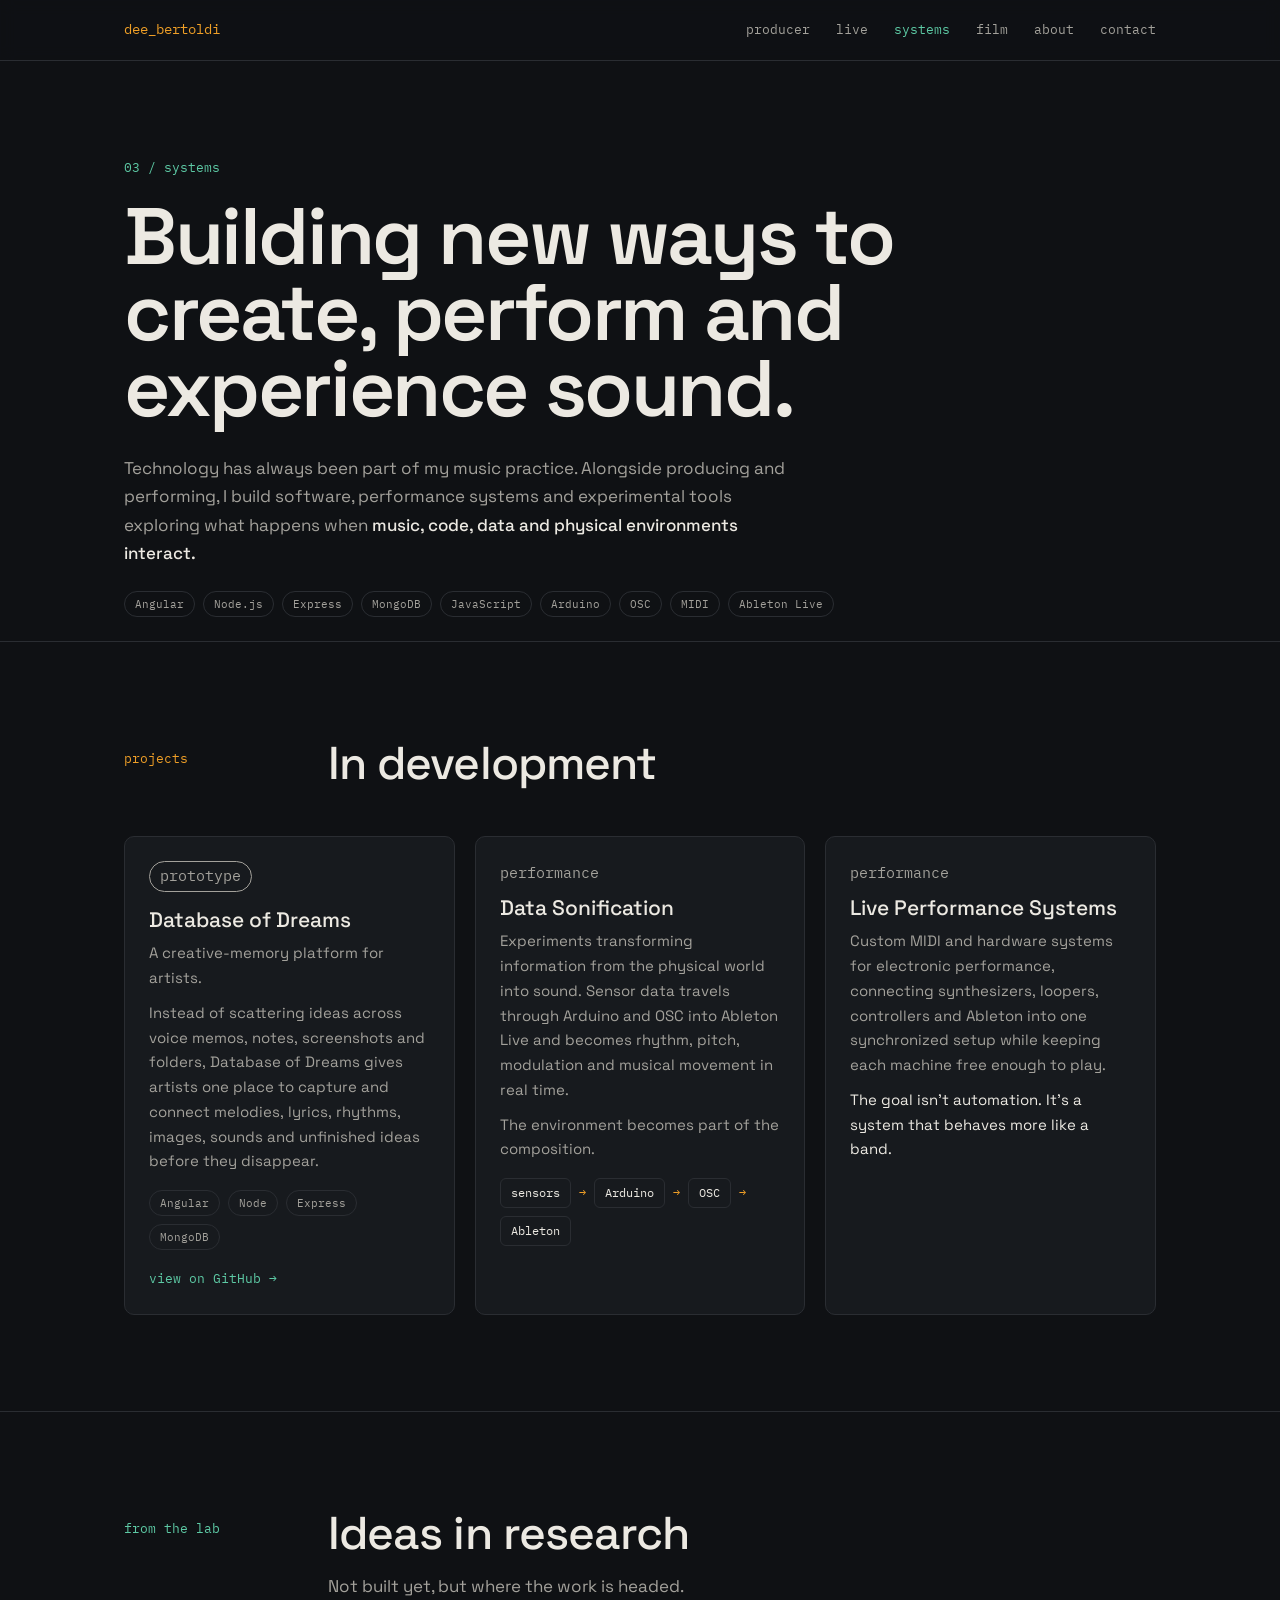
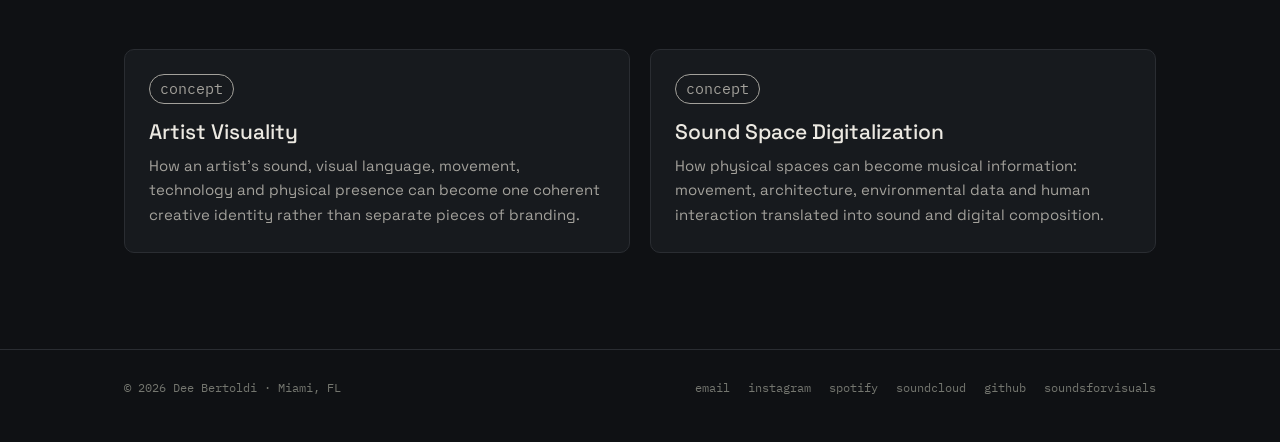
<file: systems.html>
<!DOCTYPE html>
<html lang="en">
<head>
<meta charset="UTF-8">
<meta name="viewport" content="width=device-width, initial-scale=1.0">
<title>Music Technology & Systems — Dee Bertoldi</title>
<meta name="description" content="Music technology by Dee Bertoldi: Database of Dreams, live data sonification with Arduino, OSC and Ableton, and custom MIDI performance systems.">
<link rel="canonical" href="https://deebertoldi.netlify.app/systems.html">
<meta property="og:type" content="website">
<meta property="og:title" content="Music Technology & Systems — Dee Bertoldi">
<meta property="og:description" content="Music technology by Dee Bertoldi: Database of Dreams, live data sonification with Arduino, OSC and Ableton, and custom MIDI performance systems.">
<meta property="og:url" content="https://deebertoldi.netlify.app/systems.html">
<!-- TODO: add a 1200x630 share image as og-image.jpg, then uncomment:
<meta property="og:image" content="https://deebertoldi.netlify.app/og-image.jpg"> -->
<meta name="twitter:card" content="summary_large_image">
<link rel="preconnect" href="https://fonts.googleapis.com">
<link rel="preconnect" href="https://fonts.gstatic.com" crossorigin>
<link href="https://fonts.googleapis.com/css2?family=Space+Grotesk:wght@400;500;600&family=IBM+Plex+Mono:wght@400;500&display=swap" rel="stylesheet">
<link rel="stylesheet" href="styles.css">
</head>
<body>

<nav>
  <div class="wrap">
    <a href="index.html" class="logo">dee_bertoldi</a>
    <button class="menu-btn" aria-expanded="false" aria-controls="site-links">menu</button>
    <div class="links" id="site-links">
      <a href="producer.html">producer</a>
      <a href="live.html">live</a>
      <a href="systems.html" aria-current="page">systems</a>
      <a href="film.html">film</a>
      <a href="about.html">about</a>
      <a href="index.html#contact">contact</a>
    </div>
  </div>
</nav>

<header class="hero wrap">
  <p class="tag">03 / systems</p>
  <h1 class="page">Building new ways to create, perform and experience sound.</h1>
  <div class="prose" style="margin-top:28px">
    <p>Technology has always been part of my music practice. Alongside producing and performing, I build software, performance systems and experimental tools exploring what happens when <strong>music, code, data and physical environments interact.</strong></p>
  </div>
  <div class="chips" style="margin-top:24px">
    <span class="chip">Angular</span><span class="chip">Node.js</span><span class="chip">Express</span><span class="chip">MongoDB</span><span class="chip">JavaScript</span><span class="chip">Arduino</span><span class="chip">OSC</span><span class="chip">MIDI</span><span class="chip">Ableton Live</span>
  </div>
</header>

<section>
  <div class="wrap">
    <div class="sec-head">
      <p class="sec-num amber">projects</p>
      <div><h2>In development</h2></div>
    </div>
    <div class="grid">
      <div class="card">
        <p class="pill teal" style="align-self:flex-start">prototype</p>
        <h3 style="margin-top:14px">Database of Dreams</h3>
        <p>A creative-memory platform for artists.</p>
        <p>Instead of scattering ideas across voice memos, notes, screenshots and folders, Database of Dreams gives artists one place to capture and connect melodies, lyrics, rhythms, images, sounds and unfinished ideas before they disappear.</p>
        <div class="chips"><span class="chip">Angular</span><span class="chip">Node</span><span class="chip">Express</span><span class="chip">MongoDB</span></div>
        <a class="card-link" href="https://github.com/DeeBertoldi/database-of-dreams" target="_blank" rel="noopener">view on GitHub →</a>
      </div>
      <div class="card">
        <p class="kicker">performance</p>
        <h3>Data Sonification</h3>
        <p>Experiments transforming information from the physical world into sound. Sensor data travels through Arduino and OSC into Ableton Live and becomes rhythm, pitch, modulation and musical movement in real time.</p>
        <p>The environment becomes part of the composition.</p>
        <div class="flow"><span class="node">sensors</span><span class="arr">→</span><span class="node">Arduino</span><span class="arr">→</span><span class="node">OSC</span><span class="arr">→</span><span class="node">Ableton</span></div>
      </div>
      <div class="card">
        <p class="kicker">performance</p>
        <h3>Live Performance Systems</h3>
        <p>Custom MIDI and hardware systems for electronic performance, connecting synthesizers, loopers, controllers and Ableton into one synchronized setup while keeping each machine free enough to play.</p>
        <p style="color:var(--text)">The goal isn't automation. It's a system that behaves more like a band.</p>
      </div>
    </div>
  </div>
</section>

<section>
  <div class="wrap">
    <div class="sec-head">
      <p class="sec-num teal">from the lab</p>
      <div>
        <h2>Ideas in research</h2>
        <p class="sec-intro">Not built yet, but where the work is headed.</p>
      </div>
    </div>
    <div class="grid">
      <div class="card">
        <p class="pill amber" style="align-self:flex-start">concept</p>
        <h3 style="margin-top:14px">Artist Visuality</h3>
        <p>How an artist's sound, visual language, movement, technology and physical presence can become one coherent creative identity rather than separate pieces of branding.</p>
      </div>
      <div class="card">
        <p class="pill amber" style="align-self:flex-start">concept</p>
        <h3 style="margin-top:14px">Sound Space Digitalization</h3>
        <p>How physical spaces can become musical information: movement, architecture, environmental data and human interaction translated into sound and digital composition.</p>
      </div>
    </div>
  </div>
</section>

<footer>
  <div class="wrap">
    <span>© 2026 Dee Bertoldi · Miami, FL</span>
    <div class="foot-links">
      <!-- TODO: fill in real email and profile links -->
      <a href="mailto:hello@example.com">email</a>
      <a href="https://instagram.com/" target="_blank" rel="noopener">instagram</a>
      <a href="https://open.spotify.com/" target="_blank" rel="noopener">spotify</a>
      <a href="https://soundcloud.com/" target="_blank" rel="noopener">soundcloud</a>
      <a href="https://github.com/DeeBertoldi" target="_blank" rel="noopener">github</a>
      <a href="https://www.soundsforvisuals.com" target="_blank" rel="noopener">soundsforvisuals</a>
    </div>
  </div>
</footer>

<script src="main.js"></script>
</body>
</html>
</file>
<file: styles.css>
:root {
  --ink: #0f1114;
  --ink-2: #171a1e;
  --line: #2a2d32;
  --text: #ece9e2;
  --muted: #a3a19b;
  --dim: #74766f;
  --amber: #ef9f27;
  --teal: #5dcaa5;
  --sans: 'Space Grotesk', system-ui, sans-serif;
  --mono: 'IBM Plex Mono', ui-monospace, monospace;
}
* { box-sizing: border-box; margin: 0; padding: 0; }
html { scroll-behavior: smooth; }
body { background: var(--ink); color: var(--text); font-family: var(--sans); line-height: 1.65; -webkit-font-smoothing: antialiased; }
a { color: inherit; text-decoration: none; }
img { max-width: 100%; display: block; }
.wrap { max-width: 1080px; margin: 0 auto; padding-left: 24px; padding-right: 24px; }
.amber { color: var(--amber); } .teal { color: var(--teal); }

/* nav */
nav { position: sticky; top: 0; z-index: 20; background: rgba(15,17,20,.9); backdrop-filter: blur(8px); border-bottom: 1px solid var(--line); }
nav .wrap { display: flex; justify-content: space-between; align-items: center; height: 60px; }
.logo { font-family: var(--mono); font-size: 14px; color: var(--amber); }
.links { display: flex; gap: 26px; font-family: var(--mono); font-size: 13px; color: var(--muted); }
.links a:hover, .links a[aria-current="page"] { color: var(--teal); }
.menu-btn { display: none; background: none; border: 1px solid var(--line); color: var(--text); font-family: var(--mono); font-size: 12px; padding: 6px 12px; border-radius: 6px; cursor: pointer; }

/* hero */
.hero { padding-top: 96px; padding-bottom: 24px; }
.tag { font-family: var(--mono); font-size: 13px; color: var(--teal); margin-bottom: 20px; }
h1 { font-size: clamp(48px, 9vw, 104px); font-weight: 600; line-height: .95; letter-spacing: -0.03em; }
h1.page { font-size: clamp(44px, 7vw, 80px); }
.lede { font-size: clamp(18px, 2.2vw, 22px); color: var(--muted); max-width: 680px; margin-top: 28px; }
.lede strong { font-weight: 500; color: var(--text); }
#wave { display: block; width: 100%; height: 180px; margin: 40px 0 8px; }
.wave-legend { display: flex; justify-content: space-between; font-family: var(--mono); font-size: 12px; color: var(--dim); }

/* sections */
section { padding: 96px 0; border-top: 1px solid var(--line); }
.sec-head { display: grid; grid-template-columns: 180px minmax(0, 1fr); gap: 24px; margin-bottom: 48px; }
.sec-num { font-family: var(--mono); font-size: 13px; padding-top: 10px; }
h2 { font-size: clamp(30px, 4.5vw, 46px); font-weight: 500; letter-spacing: -0.02em; line-height: 1.1; }
h3 { font-size: 21px; font-weight: 500; line-height: 1.3; }
.prose { max-width: 680px; color: var(--muted); font-size: 17px; }
.prose p + p { margin-top: 16px; }
.prose strong { color: var(--text); font-weight: 500; }
.sec-intro { color: var(--muted); max-width: 620px; margin-top: 14px; font-size: 17px; }

.grid { display: grid; grid-template-columns: repeat(auto-fit, minmax(290px, 1fr)); gap: 20px; }
.card { background: var(--ink-2); border: 1px solid var(--line); border-radius: 10px; padding: 24px; transition: border-color .2s; display: flex; flex-direction: column; }
.card:hover { border-color: var(--dim); }
.card h3 { margin: 8px 0 8px; }
.card p { color: var(--muted); font-size: 15px; }
.card p + p { margin-top: 10px; }
.kicker { font-family: var(--mono); font-size: 12px; color: var(--dim); }
.chips { display: flex; flex-wrap: wrap; gap: 8px; margin-top: 16px; }
.chip { font-family: var(--mono); font-size: 11px; color: var(--muted); border: 1px solid var(--line); border-radius: 99px; padding: 3px 10px; }
.pill { display: inline-block; font-family: var(--mono); font-size: 11px; border-radius: 99px; padding: 2px 10px; border: 1px solid currentColor; }
.card-link { margin-top: auto; padding-top: 18px; font-family: var(--mono); font-size: 13px; color: var(--teal); }
.card-link:hover { text-decoration: underline; }

/* home tiles */
.tiles { display: grid; grid-template-columns: repeat(auto-fit, minmax(240px, 1fr)); gap: 1px; background: var(--line); border: 1px solid var(--line); border-radius: 10px; overflow: hidden; }
.tile { background: var(--ink); padding: 32px 26px; display: flex; flex-direction: column; min-height: 250px; transition: background .2s; }
.tile:hover { background: var(--ink-2); }
.tile h3 { font-size: 28px; margin: 10px 0 10px; }
.tile p { color: var(--muted); font-size: 15px; }
.tile .explore { margin-top: auto; padding-top: 22px; font-family: var(--mono); font-size: 13px; color: var(--teal); }

/* video preview (hover to play 15s) */
.video { position: relative; aspect-ratio: 16/9; border-radius: 8px; overflow: hidden; background: #000; margin-bottom: 18px; cursor: pointer; border: 1px solid var(--line); }
.video img, .video iframe { position: absolute; inset: 0; width: 100%; height: 100%; object-fit: cover; border: 0; }
.video iframe { pointer-events: none; opacity: 0; transition: opacity .3s; }
.video.playing iframe { opacity: 1; }
.video .badge { position: absolute; left: 10px; bottom: 10px; z-index: 2; font-family: var(--mono); font-size: 11px; color: var(--text); background: rgba(15,17,20,.8); border-radius: 99px; padding: 3px 10px; }
.video.empty { display: grid; place-items: center; background: repeating-linear-gradient(90deg, transparent 0 11px, rgba(255,255,255,.025) 11px 12px); border-style: dashed; cursor: default; }
.video.empty span { font-family: var(--mono); font-size: 12px; color: var(--dim); }

/* audio embed slot */
.embed { border-radius: 8px; overflow: hidden; margin-bottom: 18px; }
.embed iframe { width: 100%; border: 0; display: block; }
.embed.empty { height: 152px; border: 1px dashed var(--line); display: grid; place-items: center; font-family: var(--mono); font-size: 12px; color: var(--dim); }

.flow { display: flex; flex-wrap: wrap; align-items: center; gap: 8px; margin-top: 16px; font-family: var(--mono); font-size: 12px; }
.flow .node { border: 1px solid var(--line); border-radius: 6px; padding: 4px 10px; color: var(--text); }
.flow .arr { color: var(--amber); }

.pullquote { font-size: clamp(24px, 3.4vw, 34px); font-weight: 500; line-height: 1.25; max-width: 760px; letter-spacing: -0.01em; }
.clients { font-size: 18px; color: var(--text); line-height: 1.9; max-width: 820px; }
.clients span.sep { color: var(--amber); margin: 0 4px; }
.credits { list-style: none; border-top: 1px solid var(--line); max-width: 760px; }
.credits li { display: flex; justify-content: space-between; gap: 16px; padding: 14px 0; border-bottom: 1px solid var(--line); }
.credits li span:last-child { font-family: var(--mono); font-size: 12px; color: var(--dim); white-space: nowrap; }

.btn { display: inline-block; margin-top: 28px; font-family: var(--mono); font-size: 14px; color: var(--ink); background: var(--teal); border-radius: 8px; padding: 12px 20px; transition: opacity .2s; }
.btn:hover { opacity: .88; }
.btn.ghost { background: none; color: var(--teal); border: 1px solid var(--teal); }

/* about + contact */
.about-lines { font-family: var(--mono); font-size: 15px; color: var(--text); margin: 22px 0; line-height: 2; }
.contact h2.big { font-size: clamp(40px, 7vw, 80px); line-height: 1; }
.contact-links { display: grid; grid-template-columns: repeat(auto-fit, minmax(190px, 1fr)); gap: 1px; background: var(--line); border: 1px solid var(--line); border-radius: 10px; overflow: hidden; margin-top: 40px; }
.contact-links a { background: var(--ink); padding: 20px 22px; display: flex; justify-content: space-between; align-items: center; transition: background .2s; }
.contact-links a:hover { background: var(--ink-2); }
.contact-links .arrow { font-family: var(--mono); color: var(--teal); }
footer { border-top: 1px solid var(--line); }
footer .wrap { padding-top: 28px; padding-bottom: 44px; font-family: var(--mono); font-size: 12px; color: var(--dim); display: flex; justify-content: space-between; flex-wrap: wrap; gap: 12px; }
footer .foot-links { display: flex; gap: 18px; flex-wrap: wrap; }
footer a:hover { color: var(--teal); }

@media (max-width: 760px) {
  .menu-btn { display: block; }
  .links { display: none; position: absolute; top: 60px; left: 0; right: 0; flex-direction: column; gap: 0; background: var(--ink); border-bottom: 1px solid var(--line); }
  .links.open { display: flex; }
  .links a { padding: 14px 24px; border-top: 1px solid var(--line); }
  .hero { padding-top: 60px; padding-bottom: 16px; }
  section { padding: 68px 0; }
  .sec-head { grid-template-columns: minmax(0, 1fr); gap: 6px; margin-bottom: 32px; }
  .clients span.sep { margin: 0 5px; }
  .sec-num { padding-top: 0; }
  #wave { height: 120px; }
  .credits li { flex-direction: column; gap: 2px; }
}
@media (prefers-reduced-motion: reduce) { html { scroll-behavior: auto; } }
</file>
